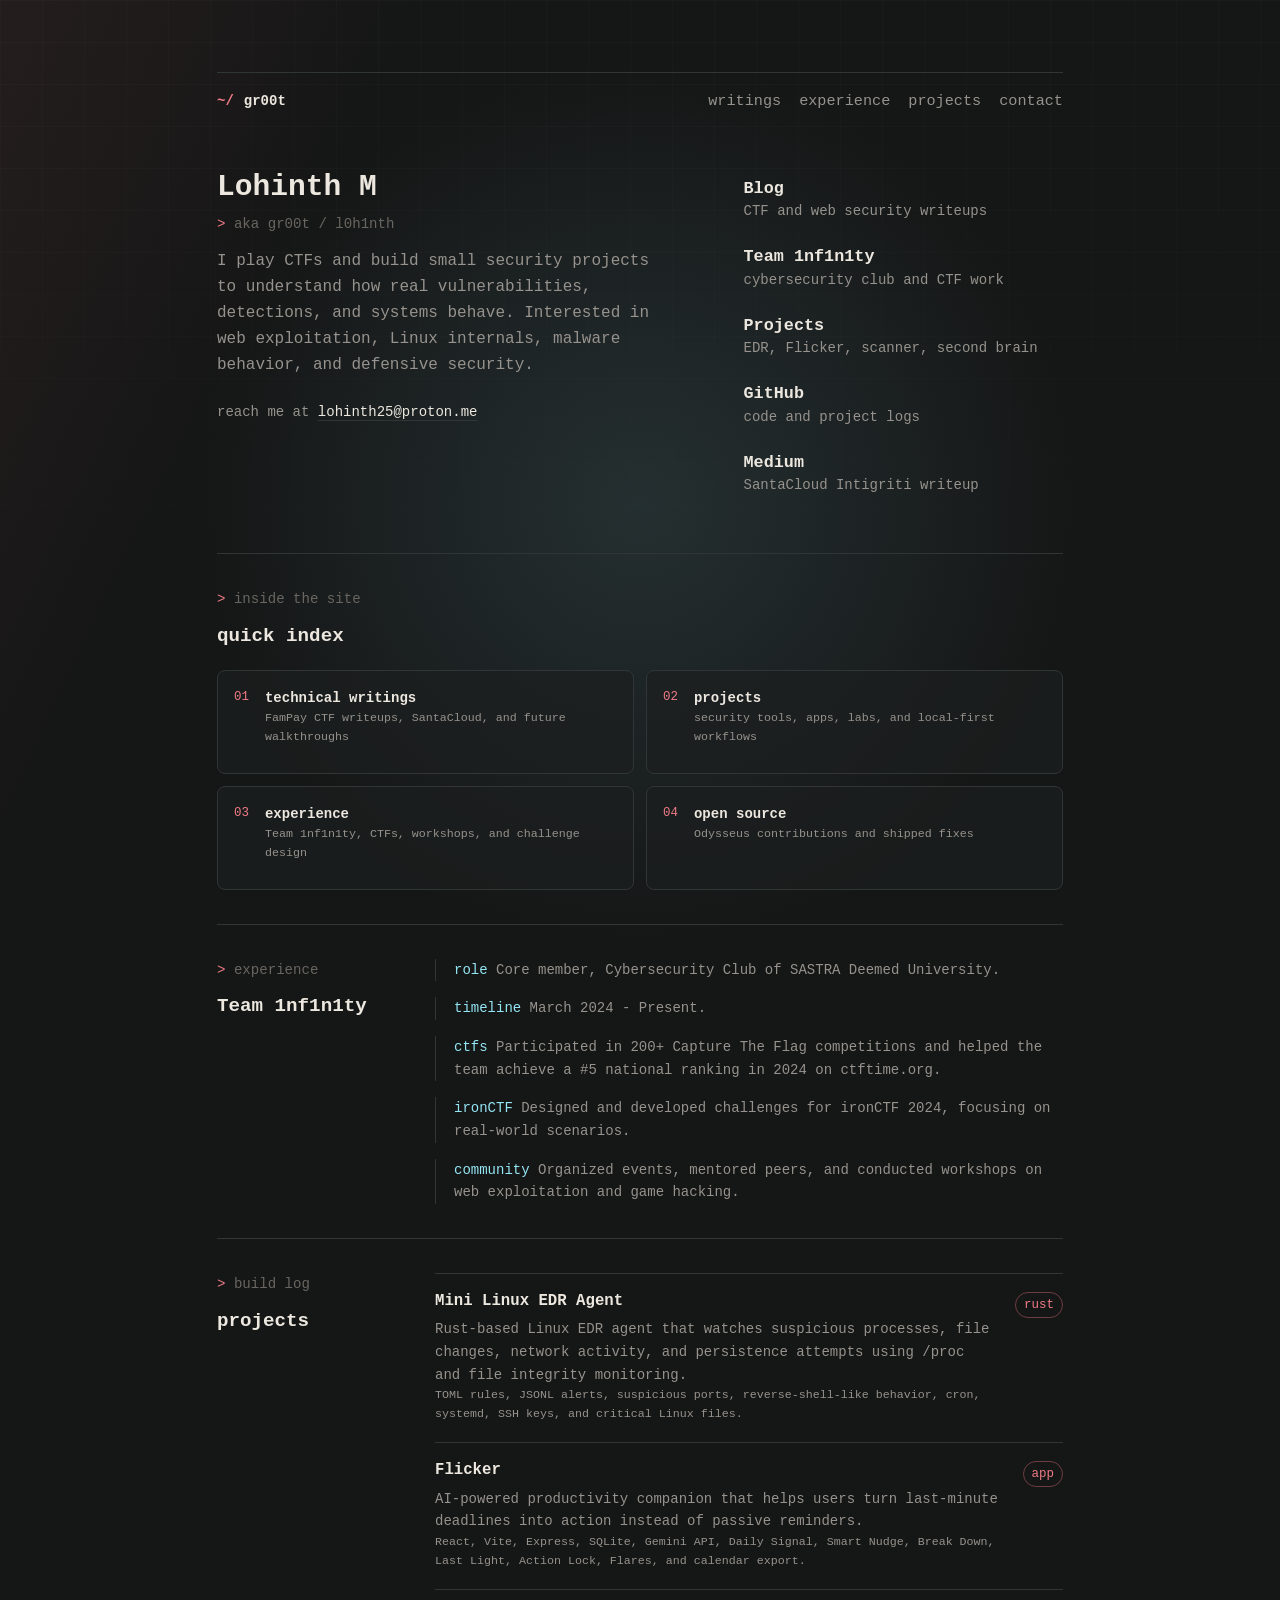
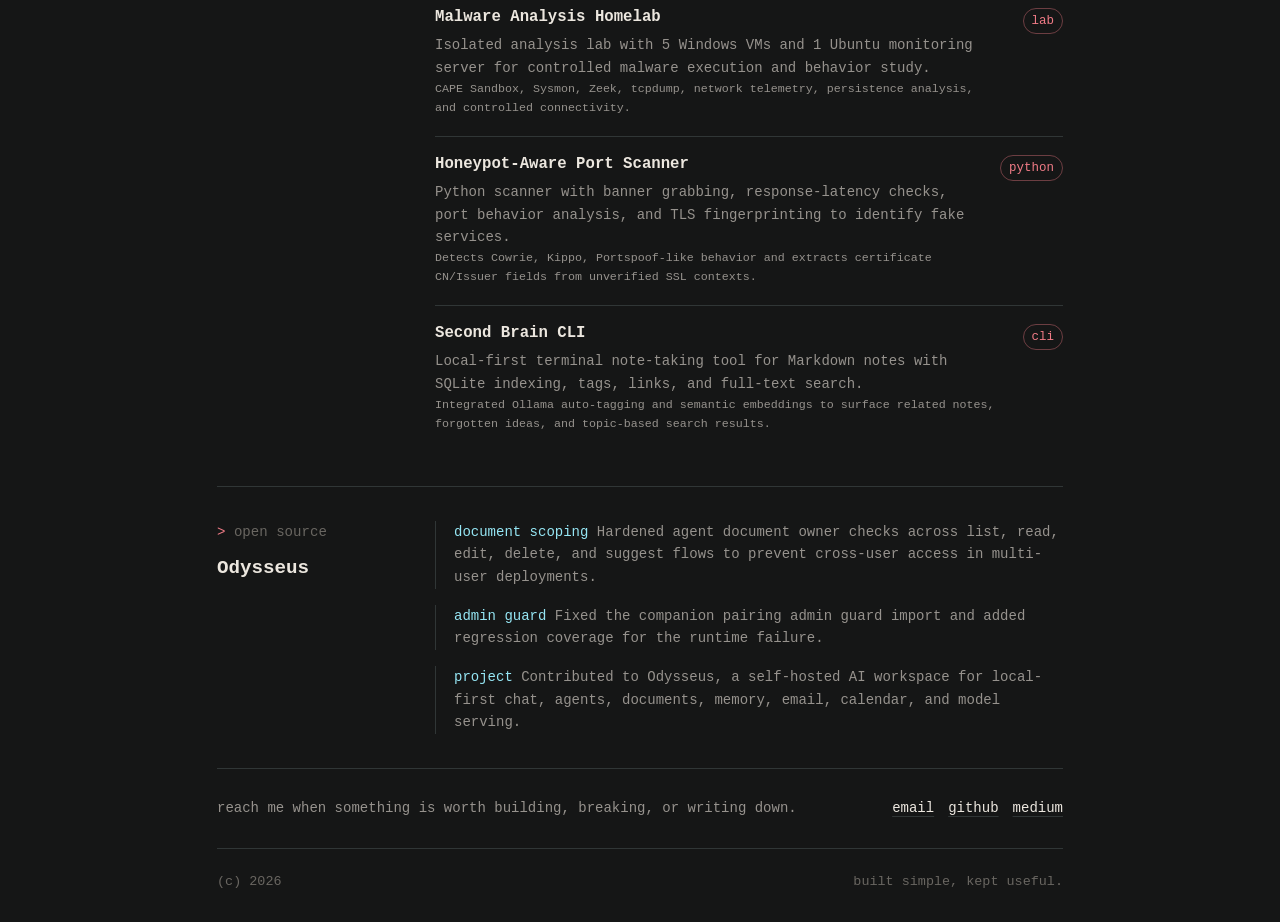
<file: index.html>
<!doctype html>
<html lang="en">
  <head>
    <meta charset="utf-8">
    <meta name="viewport" content="width=device-width, initial-scale=1">
    <meta name="description" content="Lohinth M - cybersecurity learner, CTF player, and builder of small security tools.">
    <title>Lohinth M / gr00t</title>
    <link rel="icon" href="dog.jpeg" type="image/jpeg">
    <link rel="stylesheet" href="css/style.css?v=20260713">
  </head>
  <body>
    <div class="page-shell">
      <header class="site-header">
        <a class="brand" href="./" aria-label="Home">
          <span class="brand-mark">~/</span>
          <span>gr00t</span>
        </a>
        <nav class="nav-links" aria-label="Primary navigation">
          <a href="blog/">writings</a>
          <a href="#experience">experience</a>
          <a href="#projects">projects</a>
          <a href="#contact">contact</a>
        </nav>
      </header>

      <main>
        <section class="hero">
          <div class="hero-grid">
            <div class="home-intro">
              <h1>Lohinth M</h1>
              <p class="eyebrow">aka gr00t / l0h1nth</p>
              <p class="intro">
                I play CTFs and build small security projects to understand how
                real vulnerabilities, detections, and systems behave. Interested
                in web exploitation, Linux internals, malware behavior, and
                defensive security.
              </p>
              <p class="contact-line">reach me at <a href="mailto:lohinth25@proton.me">lohinth25@proton.me</a></p>
            </div>

            <nav class="home-links" aria-label="Featured links">
              <a class="home-link" href="blog/">
                <strong>Blog</strong>
                <span>CTF and web security writeups</span>
              </a>
              <a class="home-link" href="#experience">
                <strong>Team 1nf1n1ty</strong>
                <span>cybersecurity club and CTF work</span>
              </a>
              <a class="home-link" href="#projects">
                <strong>Projects</strong>
                <span>EDR, Flicker, scanner, second brain</span>
              </a>
              <a class="home-link" href="https://github.com/l0h1nth" target="_blank" rel="noreferrer noopener">
                <strong>GitHub</strong>
                <span>code and project logs</span>
              </a>
              <a class="home-link" href="https://medium.com/@gr00t25/santacloud-intigriti-web-challenge-write-up-29175ea3b2ce" target="_blank" rel="noreferrer noopener">
                <strong>Medium</strong>
                <span>SantaCloud Intigriti writeup</span>
              </a>
            </nav>
          </div>
        </section>

        <section class="section-block" aria-labelledby="ideas-heading">
          <div class="section-heading">
            <p class="eyebrow">inside the site</p>
            <h2 id="ideas-heading">quick index</h2>
          </div>
          <div class="link-board">
            <a class="link-card" href="blog/">
              <span class="card-index">01</span>
              <span>
                <strong>technical writings</strong>
                <small>FamPay CTF writeups, SantaCloud, and future walkthroughs</small>
              </span>
            </a>
            <a class="link-card" href="#projects">
              <span class="card-index">02</span>
              <span>
                <strong>projects</strong>
                <small>security tools, apps, labs, and local-first workflows</small>
              </span>
            </a>
            <a class="link-card" href="#experience">
              <span class="card-index">03</span>
              <span>
                <strong>experience</strong>
                <small>Team 1nf1n1ty, CTFs, workshops, and challenge design</small>
              </span>
            </a>
            <a class="link-card" href="#open-source">
              <span class="card-index">04</span>
              <span>
                <strong>open source</strong>
                <small>Odysseus contributions and shipped fixes</small>
              </span>
            </a>
          </div>
        </section>

        <section class="section-block split-section" id="experience" aria-labelledby="experience-heading">
          <div class="section-heading">
            <p class="eyebrow">experience</p>
            <h2 id="experience-heading">Team 1nf1n1ty</h2>
          </div>
          <div class="timeline">
            <p><span>role</span> Core member, Cybersecurity Club of SASTRA Deemed University.</p>
            <p><span>timeline</span> March 2024 - Present.</p>
            <p><span>ctfs</span> Participated in 200+ Capture The Flag competitions and helped the team achieve a #5 national ranking in 2024 on ctftime.org.</p>
            <p><span>ironCTF</span> Designed and developed challenges for ironCTF 2024, focusing on real-world scenarios.</p>
            <p><span>community</span> Organized events, mentored peers, and conducted workshops on web exploitation and game hacking.</p>
          </div>
        </section>

        <section class="section-block split-section" id="projects" aria-labelledby="projects-heading">
          <div class="section-heading">
            <p class="eyebrow">build log</p>
            <h2 id="projects-heading">projects</h2>
          </div>
          <div class="project-list">
            <article class="project-item">
              <div>
                <h3><a href="https://github.com/l0h1nth/mini-linux-edr" target="_blank" rel="noreferrer noopener">Mini Linux EDR Agent</a></h3>
                <p>Rust-based Linux EDR agent that watches suspicious processes, file changes, network activity, and persistence attempts using /proc and file integrity monitoring.</p>
                <small>TOML rules, JSONL alerts, suspicious ports, reverse-shell-like behavior, cron, systemd, SSH keys, and critical Linux files.</small>
              </div>
              <span class="tag">rust</span>
            </article>
            <article class="project-item">
              <div>
                <h3><a href="https://github.com/l0h1nth/Flicker" target="_blank" rel="noreferrer noopener">Flicker</a></h3>
                <p>AI-powered productivity companion that helps users turn last-minute deadlines into action instead of passive reminders.</p>
                <small>React, Vite, Express, SQLite, Gemini API, Daily Signal, Smart Nudge, Break Down, Last Light, Action Lock, Flares, and calendar export.</small>
              </div>
              <span class="tag">app</span>
            </article>
            <article class="project-item">
              <div>
                <h3>Malware Analysis Homelab</h3>
                <p>Isolated analysis lab with 5 Windows VMs and 1 Ubuntu monitoring server for controlled malware execution and behavior study.</p>
                <small>CAPE Sandbox, Sysmon, Zeek, tcpdump, network telemetry, persistence analysis, and controlled connectivity.</small>
              </div>
              <span class="tag">lab</span>
            </article>
            <article class="project-item">
              <div>
                <h3><a href="https://github.com/l0h1nth/Honeypot-Aware-Port-Scanner" target="_blank" rel="noreferrer noopener">Honeypot-Aware Port Scanner</a></h3>
                <p>Python scanner with banner grabbing, response-latency checks, port behavior analysis, and TLS fingerprinting to identify fake services.</p>
                <small>Detects Cowrie, Kippo, Portspoof-like behavior and extracts certificate CN/Issuer fields from unverified SSL contexts.</small>
              </div>
              <span class="tag">python</span>
            </article>
            <article class="project-item">
              <div>
                <h3><a href="https://github.com/l0h1nth/second-brain-cli" target="_blank" rel="noreferrer noopener">Second Brain CLI</a></h3>
                <p>Local-first terminal note-taking tool for Markdown notes with SQLite indexing, tags, links, and full-text search.</p>
                <small>Integrated Ollama auto-tagging and semantic embeddings to surface related notes, forgotten ideas, and topic-based search results.</small>
              </div>
              <span class="tag">cli</span>
            </article>
          </div>
        </section>

        <section class="section-block split-section" id="open-source" aria-labelledby="open-source-heading">
          <div class="section-heading">
            <p class="eyebrow">open source</p>
            <h2 id="open-source-heading">Odysseus</h2>
          </div>
          <div class="timeline">
            <p><span>document scoping</span> Hardened agent document owner checks across list, read, edit, delete, and suggest flows to prevent cross-user access in multi-user deployments.</p>
            <p><span>admin guard</span> Fixed the companion pairing admin guard import and added regression coverage for the runtime failure.</p>
            <p><span>project</span> Contributed to Odysseus, a self-hosted AI workspace for local-first chat, agents, documents, memory, email, calendar, and model serving.</p>
          </div>
        </section>

        <section class="contact-strip" id="contact" aria-label="Contact links">
          <p>reach me when something is worth building, breaking, or writing down.</p>
          <div>
            <a href="mailto:lohinth25@proton.me">email</a>
            <a href="https://github.com/l0h1nth" target="_blank" rel="noreferrer noopener">github</a>
            <a href="https://medium.com/@gr00t25/santacloud-intigriti-web-challenge-write-up-29175ea3b2ce" target="_blank" rel="noreferrer noopener">medium</a>
          </div>
        </section>
      </main>

      <footer class="site-footer">
        <span>(c) 2026</span>
        <span>built simple, kept useful.</span>
      </footer>
    </div>

    <script src="js/site.js"></script>
  </body>
</html>
</file>
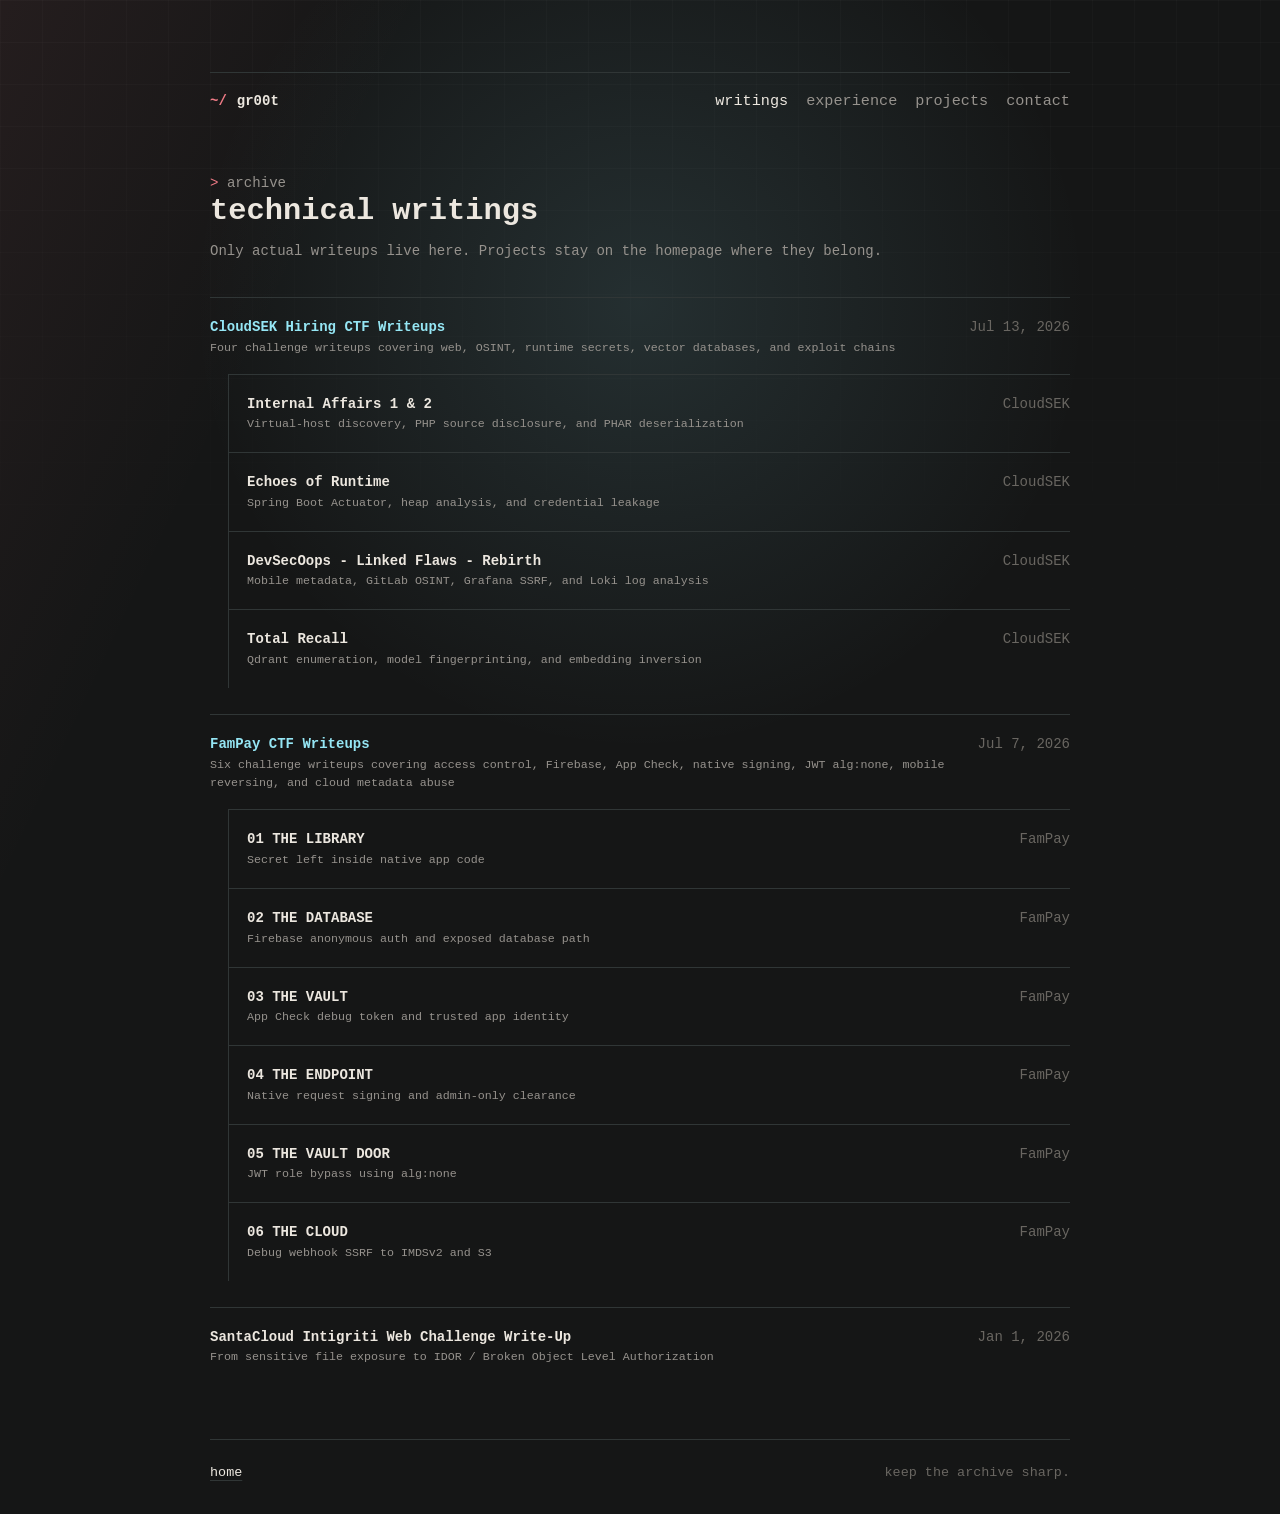
<file: blog/index.html>
<!doctype html>
<html lang="en">
  <head>
    <meta charset="utf-8">
    <meta name="viewport" content="width=device-width, initial-scale=1">
    <meta name="description" content="Technical writings and writeups by Lohinth M.">
    <title>writings / gr00t</title>
    <link rel="icon" href="../dog.jpeg" type="image/jpeg">
    <link rel="stylesheet" href="../css/style.css?v=20260713">
  </head>
  <body>
    <div class="page-shell narrow">
      <header class="site-header">
        <a class="brand" href="../" aria-label="Home">
          <span class="brand-mark">~/</span>
          <span>gr00t</span>
        </a>
        <nav class="nav-links" aria-label="Primary navigation">
          <a aria-current="page" href="./">writings</a>
          <a href="../#experience">experience</a>
          <a href="../#projects">projects</a>
          <a href="../#contact">contact</a>
        </nav>
      </header>

      <main>
        <section class="page-title">
          <p class="eyebrow">archive</p>
          <h1>technical writings</h1>
          <p>Only actual writeups live here. Projects stay on the homepage where they belong.</p>
        </section>

        <section class="post-list" aria-label="Blog posts">
          <article class="writeup-group">
            <a class="post-row group-header" href="https://github.com/l0h1nth/cloudsek-writeups" target="_blank" rel="noreferrer noopener">
              <span>
                <strong>CloudSEK Hiring CTF Writeups</strong>
                <small>Four challenge writeups covering web, OSINT, runtime secrets, vector databases, and exploit chains</small>
              </span>
              <time datetime="2026-07-13">Jul 13, 2026</time>
            </a>
            <div class="writeup-items">
              <a class="post-row" href="https://github.com/l0h1nth/cloudsek-writeups/tree/main/Internal%20Affairs%201%20%26%202" target="_blank" rel="noreferrer noopener">
                <span>
                  <strong>Internal Affairs 1 &amp; 2</strong>
                  <small>Virtual-host discovery, PHP source disclosure, and PHAR deserialization</small>
                </span>
                <time>CloudSEK</time>
              </a>
              <a class="post-row" href="https://github.com/l0h1nth/cloudsek-writeups/tree/main/Echoes%20of%20Runtime" target="_blank" rel="noreferrer noopener">
                <span>
                  <strong>Echoes of Runtime</strong>
                  <small>Spring Boot Actuator, heap analysis, and credential leakage</small>
                </span>
                <time>CloudSEK</time>
              </a>
              <a class="post-row" href="https://github.com/l0h1nth/cloudsek-writeups/tree/main/DevSecOops%20-%20Linked%20Flaws%20-%20Rebirth" target="_blank" rel="noreferrer noopener">
                <span>
                  <strong>DevSecOops - Linked Flaws - Rebirth</strong>
                  <small>Mobile metadata, GitLab OSINT, Grafana SSRF, and Loki log analysis</small>
                </span>
                <time>CloudSEK</time>
              </a>
              <a class="post-row" href="https://github.com/l0h1nth/cloudsek-writeups/tree/main/Total%20Recall" target="_blank" rel="noreferrer noopener">
                <span>
                  <strong>Total Recall</strong>
                  <small>Qdrant enumeration, model fingerprinting, and embedding inversion</small>
                </span>
                <time>CloudSEK</time>
              </a>
            </div>
          </article>

          <article class="writeup-group">
            <a class="post-row group-header" href="https://github.com/l0h1nth/fampay-writeups" target="_blank" rel="noreferrer noopener">
              <span>
                <strong>FamPay CTF Writeups</strong>
                <small>Six challenge writeups covering access control, Firebase, App Check, native signing, JWT alg:none, mobile reversing, and cloud metadata abuse</small>
              </span>
              <time datetime="2026-07-07">Jul 7, 2026</time>
            </a>
            <div class="writeup-items">
              <a class="post-row" href="https://github.com/l0h1nth/fampay-writeups/tree/main/01_THE_LIBRARY" target="_blank" rel="noreferrer noopener">
                <span>
                  <strong>01 THE LIBRARY</strong>
                  <small>Secret left inside native app code</small>
                </span>
                <time>FamPay</time>
              </a>
              <a class="post-row" href="https://github.com/l0h1nth/fampay-writeups/tree/main/02_THE_DATABASE" target="_blank" rel="noreferrer noopener">
                <span>
                  <strong>02 THE DATABASE</strong>
                  <small>Firebase anonymous auth and exposed database path</small>
                </span>
                <time>FamPay</time>
              </a>
              <a class="post-row" href="https://github.com/l0h1nth/fampay-writeups/tree/main/03_THE_VAULT" target="_blank" rel="noreferrer noopener">
                <span>
                  <strong>03 THE VAULT</strong>
                  <small>App Check debug token and trusted app identity</small>
                </span>
                <time>FamPay</time>
              </a>
              <a class="post-row" href="https://github.com/l0h1nth/fampay-writeups/tree/main/04_THE_ENDPOINT" target="_blank" rel="noreferrer noopener">
                <span>
                  <strong>04 THE ENDPOINT</strong>
                  <small>Native request signing and admin-only clearance</small>
                </span>
                <time>FamPay</time>
              </a>
              <a class="post-row" href="https://github.com/l0h1nth/fampay-writeups/tree/main/05_THE_VAULT_DOOR" target="_blank" rel="noreferrer noopener">
                <span>
                  <strong>05 THE VAULT DOOR</strong>
                  <small>JWT role bypass using alg:none</small>
                </span>
                <time>FamPay</time>
              </a>
              <a class="post-row" href="https://github.com/l0h1nth/fampay-writeups/tree/main/06_THE_CLOUD" target="_blank" rel="noreferrer noopener">
                <span>
                  <strong>06 THE CLOUD</strong>
                  <small>Debug webhook SSRF to IMDSv2 and S3</small>
                </span>
                <time>FamPay</time>
              </a>
            </div>
          </article>

          <a class="post-row" href="https://medium.com/@gr00t25/santacloud-intigriti-web-challenge-write-up-29175ea3b2ce" target="_blank" rel="noreferrer noopener">
            <span>
              <strong>SantaCloud Intigriti Web Challenge Write-Up</strong>
              <small>From sensitive file exposure to IDOR / Broken Object Level Authorization</small>
            </span>
            <time datetime="2026-01-01">Jan 1, 2026</time>
          </a>
        </section>
      </main>

      <footer class="site-footer">
        <span><a href="../">home</a></span>
        <span>keep the archive sharp.</span>
      </footer>
    </div>

    <script src="../js/site.js"></script>
  </body>
</html>
</file>
<file: css/style.css>
:root {
  color-scheme: dark;
  --bg: #151616;
  --line: #303636;
  --text: #ece7df;
  --muted: #96928d;
  --faint: #696661;
  --accent: #95e6f4;
  --accent-2: #ef7b86;
  --max: 846px;
  --x: 50%;
  --y: 20%;
}

* {
  box-sizing: border-box;
}

html {
  scroll-behavior: smooth;
}

body {
  min-height: 100vh;
  margin: 0;
  background:
    radial-gradient(circle at var(--x) var(--y), rgba(149, 230, 244, 0.12), transparent 28rem),
    linear-gradient(115deg, rgba(239, 123, 134, 0.07), transparent 24rem),
    var(--bg);
  color: var(--text);
  font-family: "SFMono-Regular", Consolas, "Liberation Mono", Menlo, monospace;
  font-size: 14px;
  line-height: 1.62;
}

body::before {
  position: fixed;
  inset: 0;
  z-index: -1;
  content: "";
  background-image:
    linear-gradient(rgba(255, 255, 255, 0.025) 1px, transparent 1px),
    linear-gradient(90deg, rgba(255, 255, 255, 0.02) 1px, transparent 1px);
  background-size: 42px 42px;
  -webkit-mask-image: linear-gradient(to bottom, black, transparent 78%);
  mask-image: linear-gradient(to bottom, black, transparent 78%);
}

a {
  color: inherit;
  text-decoration: none;
}

a:hover {
  color: var(--accent);
}

.page-shell {
  width: min(var(--max), calc(100% - 40px));
  margin: 0 auto;
  padding: 72px 0 30px;
}

.page-shell.narrow {
  --max: 860px;
}

.site-header,
.site-footer,
.contact-strip,
.post-row,
.project-item {
  border-top: 1px solid var(--line);
}

.site-header {
  display: flex;
  align-items: center;
  justify-content: space-between;
  gap: 22px;
  padding-top: 16px;
}

.brand {
  display: inline-flex;
  align-items: center;
  gap: 10px;
  font-weight: 800;
  letter-spacing: 0;
}

.brand-mark {
  color: var(--accent-2);
}

.nav-links {
  display: flex;
  flex-wrap: wrap;
  justify-content: flex-end;
  gap: 18px;
  color: var(--muted);
  font-size: 0.95rem;
}

.nav-links a[aria-current="page"] {
  color: var(--text);
}

.hero {
  min-height: 390px;
  display: grid;
  align-content: center;
  padding: 56px 0 56px;
}

.hero-grid {
  display: grid;
  grid-template-columns: minmax(0, 1.1fr) minmax(230px, 0.75fr);
  gap: 58px;
  align-items: start;
}

.eyebrow {
  margin: 0 0 14px;
  color: var(--faint);
  font-size: 0.88rem;
}

.eyebrow::before {
  content: "> ";
  color: var(--accent-2);
}

h1,
h2,
h3,
p {
  margin-top: 0;
}

h1,
h2,
h3,
strong {
  color: var(--text);
  line-height: 1.18;
}

h1 {
  max-width: 620px;
  margin-bottom: 8px;
  font-size: 1.85rem;
  letter-spacing: 0;
}

h2 {
  margin-bottom: 8px;
  font-size: 1.2rem;
}

h3 {
  margin-bottom: 8px;
  font-size: 0.98rem;
}

.intro {
  max-width: 460px;
  color: var(--muted);
  font-size: 1rem;
}

.contact-line {
  margin-top: 22px;
  color: var(--muted);
}

.contact-line a {
  color: var(--text);
  text-decoration: underline;
  text-decoration-color: var(--line);
  text-underline-offset: 4px;
}

.home-links {
  display: grid;
  gap: 24px;
  padding-top: 9px;
}

.home-link {
  display: grid;
  gap: 2px;
}

.home-link strong {
  font-size: 1.05rem;
}

.home-link span {
  color: var(--muted);
}

.section-block {
  padding: 34px 0;
  border-top: 1px solid var(--line);
}

.section-heading {
  margin-bottom: 22px;
}

.section-heading h2,
.page-title h1 {
  margin-bottom: 10px;
}

.link-board {
  display: grid;
  grid-template-columns: repeat(2, minmax(0, 1fr));
  gap: 12px;
}

.link-card {
  display: grid;
  grid-template-columns: auto 1fr;
  gap: 16px;
  min-height: 104px;
  padding: 16px;
  border: 1px solid var(--line);
  border-radius: 8px;
  background: rgba(28, 31, 31, 0.72);
}

.link-card:hover {
  border-color: rgba(149, 230, 244, 0.55);
  background: rgba(30, 36, 36, 0.9);
}

.card-index,
.tag {
  color: var(--accent-2);
  font-size: 0.78rem;
}

small {
  display: block;
  color: var(--muted);
}

.split-section {
  display: grid;
  grid-template-columns: 190px minmax(0, 1fr);
  gap: 28px;
}

.project-list {
  display: grid;
}

.project-item {
  display: grid;
  grid-template-columns: 1fr auto;
  gap: 24px;
  padding: 18px 0;
}

.project-item p,
.timeline p,
.page-title p,
.contact-strip p {
  margin-bottom: 0;
  color: var(--muted);
}

.tag {
  align-self: start;
  padding: 2px 8px;
  border: 1px solid rgba(239, 123, 134, 0.4);
  border-radius: 999px;
}

.timeline {
  display: grid;
  gap: 16px;
}

.timeline p {
  padding-left: 18px;
  border-left: 1px solid var(--line);
}

.timeline span {
  color: var(--accent);
}

.contact-strip {
  display: flex;
  align-items: center;
  justify-content: space-between;
  gap: 24px;
  padding: 28px 0;
}

.contact-strip div {
  display: flex;
  flex-wrap: wrap;
  justify-content: flex-end;
  gap: 14px;
}

.contact-strip a,
.site-footer a {
  color: var(--text);
  text-decoration: underline;
  text-decoration-color: var(--line);
  text-underline-offset: 4px;
}

.page-title {
  padding: 58px 0 34px;
}

.page-title h1 {
  font-size: 1.9rem;
}

.post-list {
  display: grid;
  gap: 26px;
  padding-bottom: 54px;
}

.post-row {
  display: grid;
  grid-template-columns: 1fr auto;
  gap: 28px;
  padding: 18px 0;
}

.writeup-group {
  border-top: 1px solid var(--line);
}

.writeup-group .post-row {
  border-top: 0;
}

.group-header {
  padding-bottom: 16px;
}

.group-header strong {
  color: var(--accent);
}

.writeup-items {
  margin-left: 18px;
  border-left: 1px solid var(--line);
}

.writeup-items .post-row {
  padding-left: 18px;
  border-top: 1px solid var(--line);
}

.post-row time {
  color: var(--faint);
  white-space: nowrap;
}

.site-footer {
  display: flex;
  justify-content: space-between;
  gap: 20px;
  padding-top: 22px;
  color: var(--faint);
  font-size: 0.84rem;
}

@media (max-width: 760px) {
  .page-shell {
    width: min(100% - 28px, var(--max));
    padding-top: 32px;
  }

  .site-header,
  .contact-strip,
  .site-footer {
    align-items: flex-start;
    flex-direction: column;
  }

  .nav-links,
  .contact-strip div {
    justify-content: flex-start;
  }

  .hero {
    min-height: auto;
    padding: 42px 0 36px;
  }

  .hero-grid,
  .split-section,
  .link-board,
  .post-row {
    grid-template-columns: 1fr;
  }

  .post-row {
    gap: 8px;
  }

  .writeup-items {
    margin-left: 0;
  }

  h1 {
    font-size: 1.75rem;
  }
}
</file>
